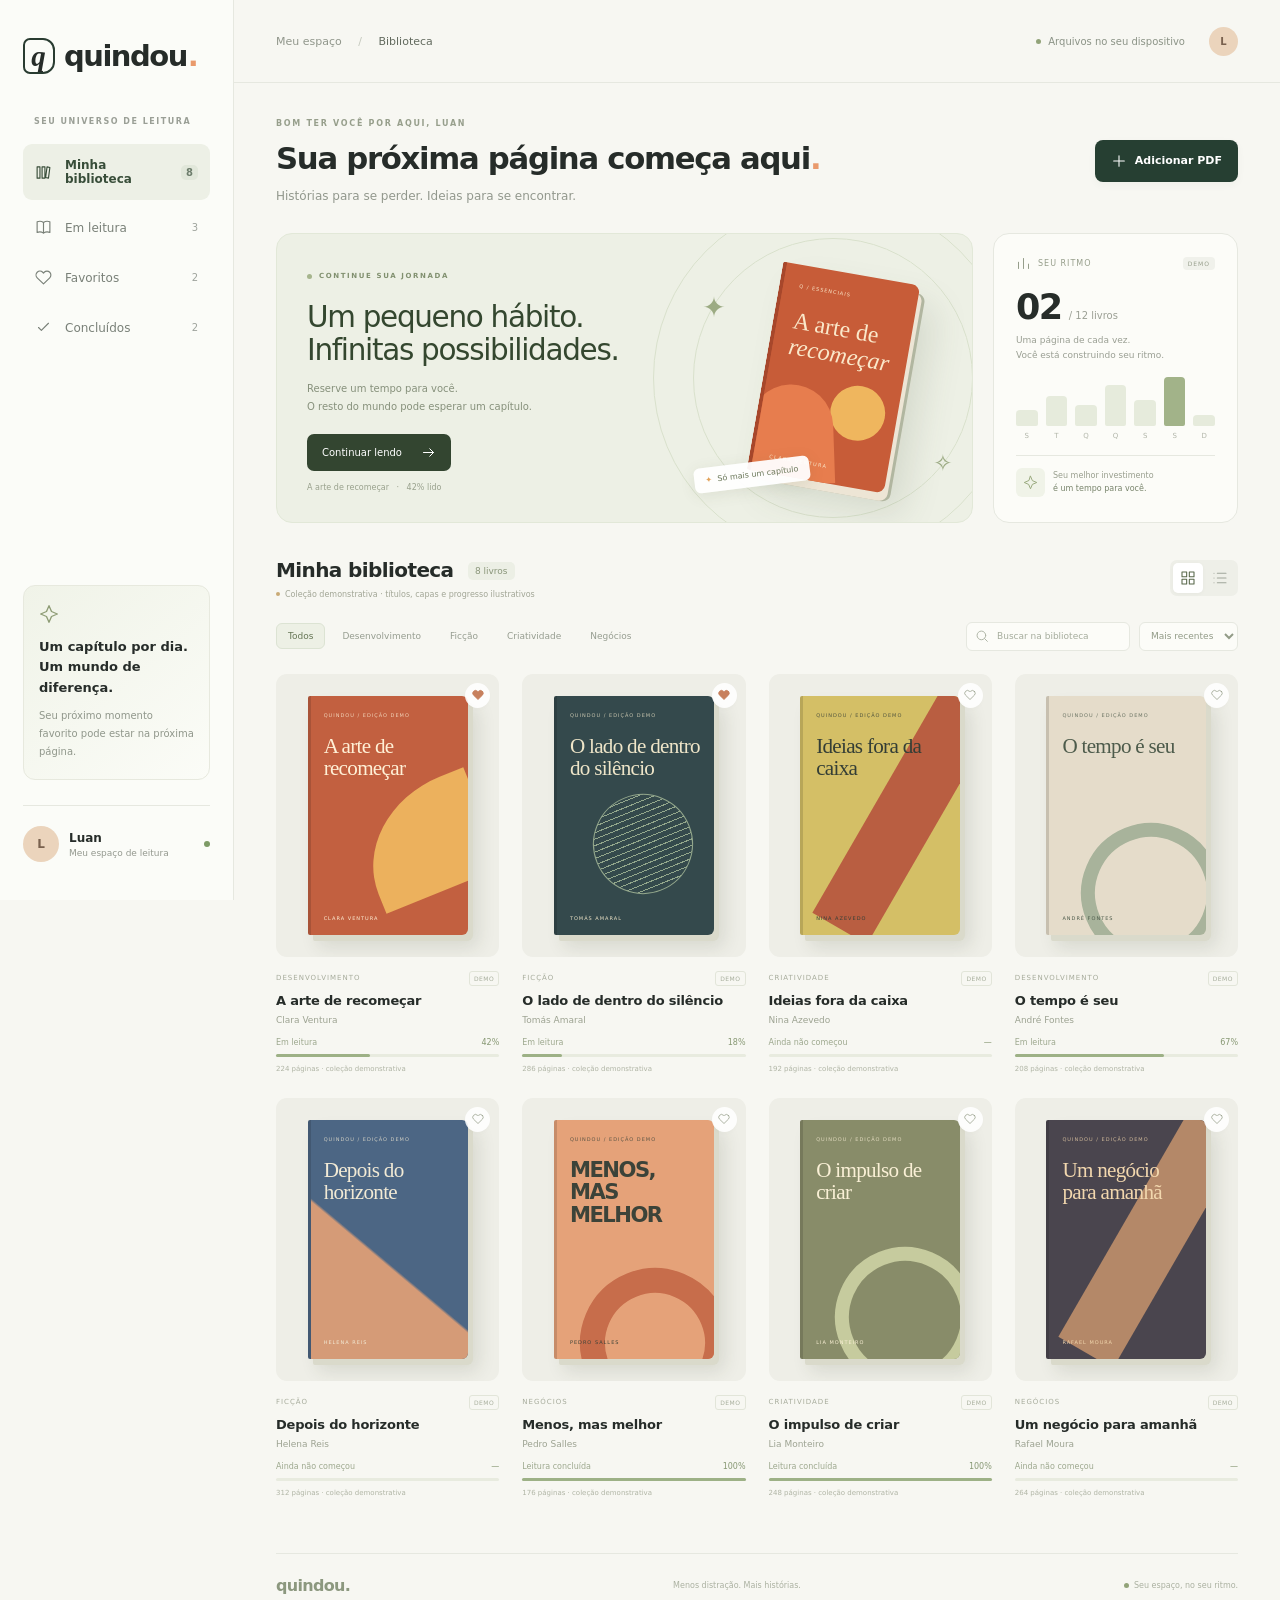
<file: index.html>
<!doctype html>
<html lang="pt-BR">
<head>
<meta charset="utf-8"><meta name="viewport" content="width=device-width,initial-scale=1"><meta name="theme-color" content="#f7f7f2"><meta name="description" content="Quindou — sua biblioteca, seu próximo universo.">
<link rel="manifest" href="./manifest.webmanifest"><link rel="icon" href="./icons/icon-192.png"><link rel="apple-touch-icon" href="./icons/icon-192.png"><link rel="stylesheet" href="./styles.css?v=2"><title>Quindou — Minha biblioteca</title>
</head>
<body>
<aside class="sidebar">
<a class="brand" href="./" aria-label="Quindou, início"><span class="brand-icon">q</span> quindou<span class="brand-dot">.</span></a>
<p class="sidebar-label">SEU UNIVERSO DE LEITURA</p>
<nav aria-label="Biblioteca"><button class="nav-item active" data-view="all"><span data-icon="library"></span>Minha biblioteca <small id="nav-count">8</small></button><button class="nav-item" data-view="reading"><span data-icon="book"></span>Em leitura <small>3</small></button><button class="nav-item" data-view="favorites"><span data-icon="heart"></span>Favoritos <small id="fav-count">2</small></button><button class="nav-item" data-view="finished"><span data-icon="check"></span>Concluídos <small>2</small></button></nav>
<div class="sidebar-bottom"><div class="little-note"><span data-icon="spark"></span><h3>Um capítulo por dia.<br>Um mundo de diferença.</h3><p>Seu próximo momento favorito pode estar na próxima página.</p></div><button id="install" class="install" hidden><span data-icon="download"></span>Instalar Quindou</button><div class="profile"><span class="avatar">L</span><div><strong>Luan</strong><small>Meu espaço de leitura</small></div><span class="profile-dot"></span></div></div>
</aside>
<div class="workspace"><header class="topbar"><span class="breadcrumb">Meu espaço <span>/</span> <strong>Biblioteca</strong></span><div class="top-tools"><span class="local-badge"><i></i> Arquivos no seu dispositivo</span><span class="avatar mini">L</span></div></header>
<main>
<div class="page-heading"><div><div class="eyebrow">BOM TER VOCÊ POR AQUI, LUAN</div><h1>Sua próxima página começa aqui<span>.</span></h1><p>Histórias para se perder. Ideias para se encontrar.</p></div><label class="primary upload-button" for="pdf-file"><span data-icon="plus"></span>Adicionar PDF</label><input id="pdf-file" type="file" accept="application/pdf,.pdf" class="sr-only"></div>
<section class="feature-row" aria-label="Destaque de leitura"><div class="hero"><div class="hero-copy"><span class="tag"><span class="tiny-dot"></span> CONTINUE SUA JORNADA</span><h2>Um pequeno hábito.<br>Infinitas possibilidades.</h2><p>Reserve um tempo para você.<br>O resto do mundo pode esperar um capítulo.</p><button class="dark-button" id="continue">Continuar lendo <span data-icon="arrow"></span></button><span class="hero-progress">A arte de recomeçar <b>·</b> 42% lido</span></div><div class="hero-art" aria-hidden="true"><div class="orbit orbit-one"></div><div class="orbit orbit-two"></div><span class="star star-one">✦</span><span class="star star-two">✧</span><div class="hero-book"><div class="cover-mark">Q / ESSENCIAIS</div><div class="hero-book-title">A arte de<br><em>recomeçar</em></div><div class="cover-sun"></div><div class="cover-arch"></div><small>CLARA VENTURA</small></div><div class="floating-label"><span>✦</span> Só mais um capítulo</div></div></div>
<div class="reading-card"><div class="stat-head"><span data-icon="chart"></span><span>SEU RITMO</span><span class="demo-pill">DEMO</span></div><div class="reading-number">02<span>/ 12 livros</span></div><p>Uma página de cada vez.<br>Você está construindo seu ritmo.</p><div class="month-chart" aria-label="Atividade ilustrativa da semana"><div style="--h:34%"><span>S</span></div><div style="--h:62%"><span>T</span></div><div style="--h:44%"><span>Q</span></div><div style="--h:85%"><span>Q</span></div><div style="--h:53%"><span>S</span></div><div class="current" style="--h:100%"><span>S</span></div><div style="--h:24%"><span>D</span></div></div><div class="stat-footer"><span class="stat-bubble" data-icon="spark"></span><span>Seu melhor investimento<br><strong>é um tempo para você.</strong></span></div></div></section>
<section class="library" aria-labelledby="library-title"><div class="section-heading"><div><h2 id="library-title">Minha biblioteca <span id="book-count">8 livros</span></h2><p class="demo-note"><span></span>Coleção demonstrativa · títulos, capas e progresso ilustrativos</p></div><div class="display-controls"><button id="grid-view" class="selected icon-button" aria-label="Exibir em grade" aria-pressed="true"><span data-icon="grid"></span></button><button id="list-view" class="icon-button" aria-label="Exibir em lista" aria-pressed="false"><span data-icon="list"></span></button></div></div>
<div class="library-tools"><div class="filters" aria-label="Filtrar livros"><button class="filter active" data-filter="all">Todos</button><button class="filter" data-filter="Desenvolvimento">Desenvolvimento</button><button class="filter" data-filter="Ficção">Ficção</button><button class="filter" data-filter="Criatividade">Criatividade</button><button class="filter" data-filter="Negócios">Negócios</button></div><div class="search-sort"><label class="search"><span data-icon="search"></span><input id="search" type="search" placeholder="Buscar na biblioteca" aria-label="Buscar na biblioteca"></label><select id="sort" aria-label="Ordenar biblioteca"><option value="recent">Mais recentes</option><option value="title">Título A–Z</option><option value="progress">Progresso</option></select></div></div>
<div id="books" class="books"></div><p id="empty" class="empty" hidden>Nenhum livro por aqui. Experimente outra busca ou adicione um PDF.</p></section>
<p id="status" role="status" aria-live="polite"></p><footer><span class="footer-brand">quindou.</span><span>Menos distração. Mais histórias.</span><span class="footer-local"><i></i> Seu espaço, no seu ritmo.</span></footer>
</main></div>
<dialog id="book-dialog"><form method="dialog"><button class="dialog-close icon-button" aria-label="Fechar detalhes"><span data-icon="close"></span></button></form><div id="dialog-content"></div></dialog>
<dialog id="reader"><div class="reader-bar"><h2 id="filename"></h2><button id="close" class="icon-button" aria-label="Fechar PDF"><span data-icon="close"></span></button></div><p class="reader-note">Prévia pelo navegador. <a id="open-pdf" target="_blank" rel="noopener">Abrir PDF em outra aba ↗</a></p><iframe id="pdf-preview" title="Prévia do PDF"></iframe></dialog>
<script type="module" src="./app.js?v=2"></script></body></html>
</file>
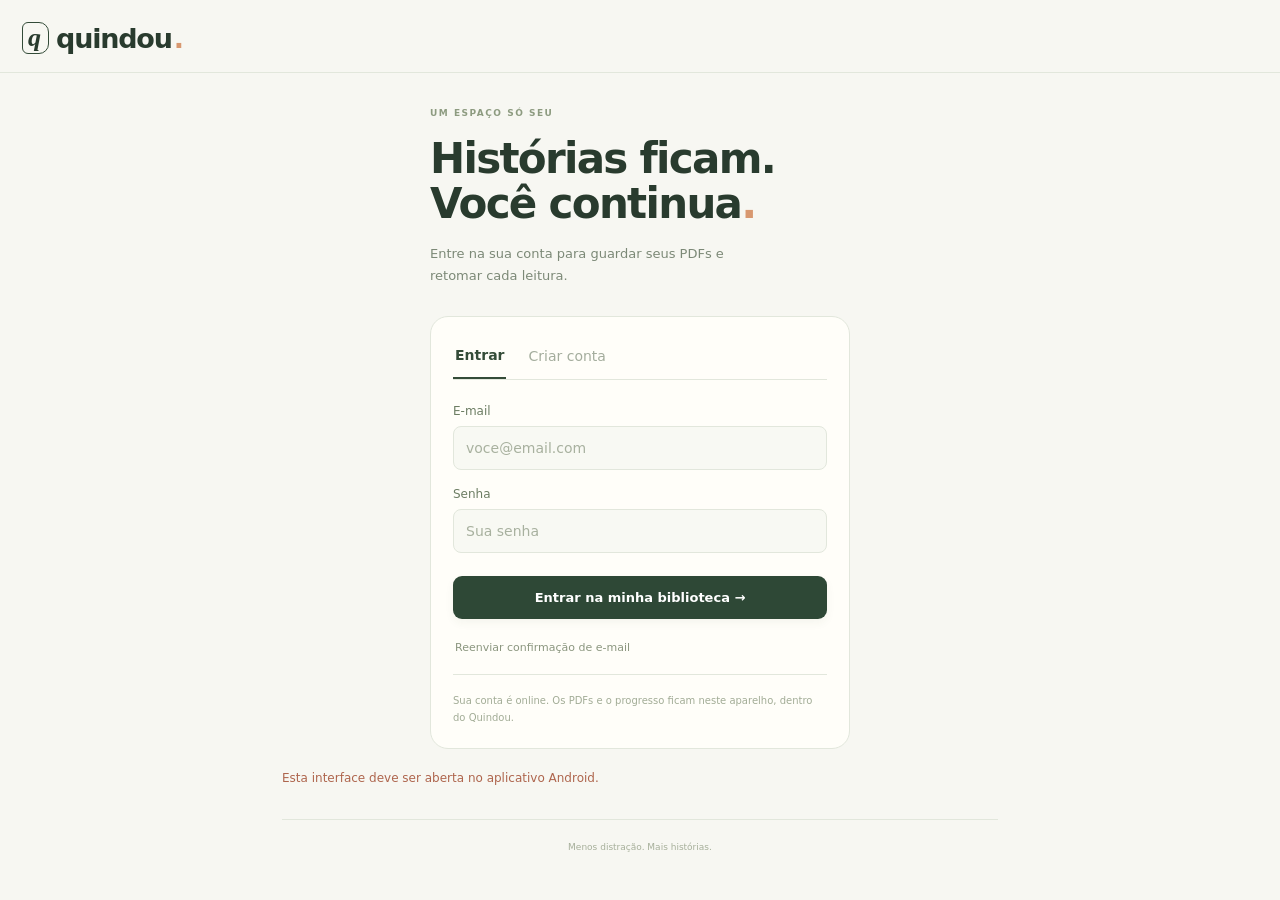
<file: android/ui/index.html>
<!doctype html><html lang="pt-BR"><head><meta charset="utf-8"><meta name="viewport" content="width=device-width,initial-scale=1"><meta name="theme-color" content="#f7f7f2"><meta http-equiv="Content-Security-Policy" content="default-src 'self'; script-src 'self'; style-src 'self'; img-src 'self'; connect-src 'none'; frame-src 'none'; object-src 'none'; base-uri 'none'"><link rel="stylesheet" href="./mobile.css"><title>Quindou</title></head><body>
<header><a class="brand" href="index.html"><b>q</b> quindou<span>.</span></a><button id="logout" class="text-button" hidden>Sair</button></header>
<main><section id="auth-screen"><div class="intro"><span class="eyebrow">UM ESPAÇO SÓ SEU</span><h1>Histórias ficam.<br>Você continua<span>.</span></h1><p>Entre na sua conta para guardar seus PDFs e retomar cada leitura.</p></div><div class="auth-card"><div class="tabs"><button id="tab-login" class="selected">Entrar</button><button id="tab-signup">Criar conta</button></div><form id="auth-form"><label id="name-label" hidden>Seu nome<input id="name" autocomplete="name" maxlength="60"></label><label>E-mail<input id="email" type="email" autocomplete="username" required maxlength="254" placeholder="voce@email.com"></label><label>Senha<input id="password" type="password" autocomplete="current-password" required placeholder="Sua senha"></label><label id="confirm-label" hidden>Repita sua senha<input id="confirm" type="password" autocomplete="new-password"></label><button class="primary full" id="auth-submit" type="submit">Entrar na minha biblioteca →</button></form><button id="resend" class="text-button">Reenviar confirmação de e-mail</button><p class="privacy">Sua conta é online. Os PDFs e o progresso ficam neste aparelho, dentro do Quindou.</p></div></section>
<section id="library-screen" hidden><div class="welcome"><span class="eyebrow" id="greeting"></span><h1>Meu universo<br>de leitura<span>.</span></h1><p>Seus livros. Seu tempo. Seu próximo capítulo.</p><button id="import" class="primary">＋ Importar PDF</button></div><div class="stats"><div><strong id="total">0</strong><span>livros salvos</span></div><div><strong id="completed">0</strong><span>concluídos</span></div><div><strong id="minutes">0</strong><span>min de leitura</span></div></div>
<button id="continue" class="continue-card" hidden><span class="eyebrow">CONTINUAR DE ONDE PAREI</span><strong id="continue-title"></strong><span id="continue-page"></span><span class="continue-arrow">↗</span></button>
<div class="section-title"><h2>Minha biblioteca</h2><select id="sort" aria-label="Ordenar livros"><option value="recent">Recentes</option><option value="title">Título A–Z</option><option value="progress">Progresso</option></select></div><input class="search" id="search" type="search" placeholder="⌕  Buscar nos meus livros" aria-label="Buscar nos meus livros"><div class="filters" aria-label="Filtrar biblioteca"><button class="selected" data-filter="all">Todos</button><button data-filter="reading">Em leitura</button><button data-filter="favorites">Favoritos</button><button data-filter="finished">Concluídos</button></div>
<div class="empty" id="empty"><div class="empty-icon">＋</div><h3>Sua biblioteca começa com você.</h3><p>Importe seu primeiro PDF.<br>Ele ficará guardado aqui para a próxima leitura.</p></div><div class="books" id="books"></div><p class="storage-note">PDFs guardados neste celular. Sair da conta não apaga seus livros. Desinstalar o app ou limpar seus dados remove os arquivos locais.</p></section>
<p id="status" role="status" aria-live="polite">Carregando sua biblioteca…</p><footer>Menos distração. Mais histórias.</footer></main><script src="./mobile.js"></script></body></html>
</file>
<file: styles.css>
:root{font-family:Inter,ui-sans-serif,system-ui,-apple-system,sans-serif;color:#262c29;background:#f7f7f2;font-synthesis:none;--orange:#e99a6c;--muted:#89908a;--line:#e6e8e0}*{box-sizing:border-box}body{margin:0}button,input,select{font:inherit}button,a,label,input,select{-webkit-tap-highlight-color:transparent}button{cursor:pointer}button{color:inherit}button:focus-visible,a:focus-visible,select:focus-visible,input:focus-visible,.upload-button:has(+input:focus-visible){outline:3px solid #b77750;outline-offset:4px}button svg,.search svg{pointer-events:none}svg{width:20px;height:20px;display:block}a{color:inherit}.sidebar{position:fixed;width:234px;top:0;bottom:0;left:0;background:#fbfcf8;border-right:1px solid var(--line);padding:38px 23px;display:flex;flex-direction:column;z-index:10}.brand{display:flex;align-items:center;gap:9px;font-size:29px;font-weight:760;letter-spacing:-1.5px;text-decoration:none}.brand-icon{display:grid;place-items:center;width:32px;height:36px;border:2px solid #293c31;border-radius:7px 12px 12px 7px;font:italic bold 29px Georgia;letter-spacing:-3px;padding-right:4px}.brand-dot{color:var(--orange);margin-left:-8px}.sidebar-label{font-size:8px;letter-spacing:1.5px;color:#9a9f96;margin:43px 11px 18px;font-weight:700}.nav-item{display:flex;align-items:center;gap:13px;border:0;background:none;width:100%;font-size:12px;color:#798078;padding:14px 12px;margin-bottom:5px;border-radius:9px;text-align:left}.nav-item svg{width:17px;height:17px}.nav-item small{margin-left:auto;font-size:10px;opacity:.7}.nav-item.active{background:#edf0e6;color:#384d39;font-weight:650}.nav-item.active small{background:#dce4d5;border-radius:5px;padding:2px 5px}.sidebar-bottom{margin-top:auto}.little-note{border:1px solid #e7e9de;border-radius:12px;padding:18px 15px;background:linear-gradient(140deg,#f0f3e8,#fbfcf7)}.little-note>span{color:#8e9c75}.little-note h3{font-size:13px;font-weight:600;line-height:1.6;margin:13px 0 8px}.little-note p{font-size:10px;line-height:1.8;color:#90978b;margin:0}.profile{display:flex;gap:10px;align-items:center;margin-top:25px;padding:20px 0 0;border-top:1px solid var(--line)}.avatar{display:grid;place-items:center;background:#ebd4bc;color:#79614e;width:36px;height:36px;border-radius:50%;font-size:12px;font-weight:700}.profile strong{font-size:12px;display:block}.profile small{font-size:9px;color:#94998f;display:block;margin-top:3px}.profile-dot{margin-left:auto;background:#7d9b66;width:6px;height:6px;border-radius:50%}.install{width:100%;border:1px solid var(--line);border-radius:8px;background:white;padding:10px;font-size:11px;display:flex;align-items:center;gap:10px;margin-top:10px}.workspace{margin-left:234px}.topbar{height:83px;border-bottom:1px solid var(--line);display:flex;justify-content:space-between;align-items:center;padding:0 42px}.breadcrumb{font-size:11px;color:#90968b}.breadcrumb span{padding:0 13px;color:#c5c9be}.breadcrumb strong{font-weight:500;color:#626a5e}.top-tools{display:flex;align-items:center;gap:24px}.local-badge{font-size:10px;color:#8b9386;display:flex;align-items:center;gap:7px}.local-badge i,.footer-local i{width:5px;height:5px;border-radius:50%;background:#92a379}.mini{width:29px;height:29px;font-size:10px}main{max-width:1520px;margin:auto;padding:36px 42px 0}.page-heading{display:flex;align-items:center;justify-content:space-between;gap:20px}.eyebrow{font-size:8px;letter-spacing:1.7px;color:#979f8c;font-weight:650;margin-bottom:12px}h1{font-size:clamp(24px,2.4vw,36px);letter-spacing:-1.3px;font-weight:620;margin:0;line-height:1.2}h1>span{color:var(--orange)}.page-heading p{font-size:12px;color:#92988d;margin:12px 0 0}.primary{border:0;background:#263f32;color:#fff;border-radius:8px;padding:13px 16px;font-size:11px;font-weight:550;display:flex;align-items:center;gap:8px;cursor:pointer;white-space:nowrap;box-shadow:0 3px 8px #2945300a}.primary svg{width:16px;height:16px}.sr-only{position:absolute;width:1px;height:1px;overflow:hidden;clip:rect(0,0,0,0);white-space:nowrap}.feature-row{display:grid;grid-template-columns:minmax(0,1fr) 245px;gap:20px;margin:30px 0 35px}.hero{position:relative;overflow:hidden;background:#edf0e5;border:1px solid #e2e8d8;border-radius:16px;min-height:286px;display:flex}.hero-copy{z-index:2;padding:30px;position:relative;width:65%}.tag{display:inline-flex;align-items:center;gap:7px;color:#81906f;font-size:7px;letter-spacing:1.6px;font-weight:600}.tiny-dot{height:5px;width:5px;border-radius:50%;background:#a6b58d}.hero h2{font-size:clamp(22px,2.3vw,34px);font-weight:500;line-height:1.14;letter-spacing:-1.3px;margin:18px 0 12px;color:#34472f}.hero-copy>p{font-size:10px;color:#86907b;line-height:1.8}.dark-button{border:0;border-radius:7px;background:#334530;color:#fff;padding:11px 15px;display:flex;gap:19px;align-items:center;font-size:10px;margin-top:18px}.dark-button svg{width:15px;height:15px}.hero-progress{display:block;font-size:8px;color:#99a18d;margin-top:12px}.hero-progress b{margin:0 5px;font-weight:400}.hero-art{position:absolute;right:0;width:40%;height:100%;display:flex;justify-content:center;align-items:center}.hero-book{position:relative;width:139px;height:211px;background:#c75c38;border-radius:2px 8px 8px 2px;box-shadow:4px 8px 0 #ede5d5,7px 8px 0 #b1b6a0,20px 20px 35px #4f583e25;transform:rotate(10deg);padding:18px 16px;color:#fae8ca;border-left:4px solid #a7472b;overflow:hidden;z-index:1}.cover-mark{font-size:5px;letter-spacing:1px}.hero-book-title{font-family:Georgia,serif;font-size:24px;line-height:1.1;margin-top:19px;position:relative;z-index:2}.hero-book-title em{font-weight:normal}.hero-book small{position:absolute;bottom:14px;font-size:5px;letter-spacing:1.3px;z-index:2}.cover-sun{position:absolute;width:55px;height:55px;right:12px;bottom:47px;background:#efb65e;border-radius:50%}.cover-arch{position:absolute;width:84px;height:100px;left:-8px;bottom:-8px;background:#e77d4e;border-radius:60px 60px 0 0;transform:rotate(-12deg)}.orbit{border:1px solid #d9e1cc;border-radius:50%;position:absolute;width:280px;height:280px}.orbit-two{width:360px;height:360px}.star{position:absolute;color:#9cab83}.star-one{left:3%;top:20%;font-size:28px}.star-two{right:7%;bottom:16%;font-size:23px}.floating-label{position:absolute;z-index:3;bottom:35px;left:0;transform:rotate(-7deg);padding:8px 11px;background:#fffffff0;box-shadow:0 3px 15px #4a54341a;border-radius:6px;font-size:8px;color:#6b785a}.floating-label span{color:#e2a259;margin-right:3px}.reading-card{padding:22px;background:#fcfcf8;border:1px solid var(--line);border-radius:16px}.stat-head{display:flex;align-items:center;gap:7px;color:#969e8b;font-size:8px;letter-spacing:1px}.stat-head svg{width:15px;height:15px}.demo-pill{font-size:6px;padding:3px 5px;background:#f0f1eb;border-radius:4px;margin-left:auto}.reading-number{font-size:35px;letter-spacing:-1.5px;font-weight:550;margin-top:16px}.reading-number>span{font-size:10px;color:#9b9f94;letter-spacing:0;font-weight:400;margin-left:7px}.reading-card>p{font-size:9px;line-height:1.7;color:#9a9f93;margin:6px 0 14px}.month-chart{display:flex;gap:8px;align-items:end;height:65px;padding-bottom:16px}.month-chart>div{height:var(--h);background:#e6ebdc;flex:1;position:relative;border-radius:4px 4px 2px 2px;max-height:50px}.month-chart .current{background:#a2b389}.month-chart span{position:absolute;bottom:-14px;left:0;right:0;text-align:center;font-size:7px;color:#b1b5a9}.stat-footer{border-top:1px solid var(--line);padding-top:12px;display:flex;gap:8px;align-items:center;margin-top:13px;font-size:8px;line-height:1.6;color:#999f8e}.stat-footer strong{font-weight:500;color:#78846b}.stat-bubble{padding:7px;background:#f0f3e8;border-radius:6px}.stat-bubble svg{width:15px;height:15px;color:#9bab80}.section-heading{display:flex;align-items:center;justify-content:space-between}.section-heading h2{font-size:20px;font-weight:600;letter-spacing:-.6px;margin:0}.section-heading h2 span{display:inline-block;background:#ecefe5;color:#8a967a;font-size:9px;letter-spacing:0;border-radius:5px;vertical-align:middle;padding:4px 7px;margin-left:8px;font-weight:500}.demo-note{font-size:8px;display:flex;align-items:center;gap:5px;color:#a2a696;margin:8px 0 0}.demo-note>span{width:4px;height:4px;border-radius:50%;background:#c9aa76}.display-controls{display:flex;gap:2px;padding:3px;background:#eeefe8;border-radius:7px}.icon-button{border:0;background:none;border-radius:5px;display:grid;place-items:center;padding:7px;color:#a0a69a}.icon-button svg{width:16px;height:16px}.icon-button.selected{background:#fff;color:#59684b;box-shadow:0 1px 4px #00000009}.library-tools{display:flex;justify-content:space-between;align-items:center;gap:15px;margin:23px 0}.filters{display:flex;gap:5px;flex-wrap:wrap}.filter{border:1px solid transparent;background:none;padding:7px 11px;border-radius:6px;color:#969d90;font-size:9px;white-space:nowrap}.filter.active{border-color:#dce3d3;background:#edf0e5;color:#657554}.search-sort{display:flex;gap:9px}.search{display:flex;gap:6px;align-items:center;border:1px solid var(--line);border-radius:6px;background:#fcfcf8;padding:7px 9px;color:#a5ac9c}.search svg{width:13px;height:13px}.search input{border:0;background:none;outline:none;min-width:0;width:125px;font-size:9px;color:#5c6853}.search input::placeholder{color:#a5ac9c}select{background:#fcfcf8;border:1px solid var(--line);color:#929b87;border-radius:6px;font-size:9px;padding:7px}.books{display:grid;grid-template-columns:repeat(4,minmax(0,1fr));gap:25px 23px}.book-card{position:relative;min-width:0}.cover-button{padding:0;border:0;background:none;width:100%;text-align:left;display:block}.cover-stage{background:#eeeee7;border-radius:11px;padding:22px 30px;display:flex;justify-content:center;align-items:center;overflow:hidden;transition:background .25s,transform .25s}.book-card:hover .cover-stage{background:#e8eade;transform:translateY(-3px)}.book-cover{position:relative;aspect-ratio:0.67;width:100%;max-width:160px;padding:16px 13px 14px;background:var(--cover-bg);color:var(--cover-fg);border-radius:2px 6px 6px 2px;box-shadow:5px 6px 0 #dadacb,10px 12px 18px #3036211f;overflow:hidden;border-left:3px solid #0002;display:flex;flex-direction:column;isolation:isolate}.edition{font-size:5px;letter-spacing:1px;position:relative;z-index:2;opacity:.8}.cover-title{font:clamp(16px,1.65vw,25px)/1.06 Georgia,serif;letter-spacing:-.7px;margin-top:17px;position:relative;z-index:2;overflow-wrap:anywhere}.cover-author{font-size:5px;letter-spacing:1px;margin-top:auto;position:relative;z-index:2}.cover-shape{position:absolute;z-index:-1;bottom:17%;width:80%;height:45%;left:33%;background:var(--accent);border-radius:80% 0 0 0;transform:rotate(-22deg)}.cover-style-1 .cover-shape{border-radius:50%;width:100px;height:100px;left:23%;bottom:17%;background:repeating-linear-gradient(0deg,transparent 0px,transparent 5px,var(--accent) 5px,var(--accent) 6px);border:1px solid var(--accent)}.cover-style-2 .cover-shape{height:115%;width:40%;border-radius:0;transform:rotate(30deg);left:47%;top:-10%}.cover-style-3 .cover-shape{border:14px solid var(--accent);background:transparent;border-radius:50%;width:140px;height:140px;left:20%;bottom:-12%}.cover-style-4 .cover-shape{background:linear-gradient(40deg,var(--accent) 49%,transparent 50%);height:80%;width:120%;left:-10%;bottom:0;border-radius:0;transform:none}.cover-style-5 .cover-title{font-family:system-ui,sans-serif;font-weight:800;text-transform:uppercase;font-size:clamp(17px,1.65vw,26px);letter-spacing:-1.5px}.cover-style-5 .cover-shape{width:150px;height:150px;left:15%;bottom:-25%;border-radius:50%;background:transparent;border:25px solid var(--accent)}.favorite{position:absolute;top:9px;right:9px;border:0;background:#ffffffdf;border-radius:50%;width:25px;height:25px;display:grid;place-items:center;color:#9ba38f;z-index:3;box-shadow:0 2px 4px #00000004}.favorite svg{width:12px;height:12px}.favorite[aria-pressed=true]{color:#c7805d}.favorite[aria-pressed=true] svg{fill:#c7805d}.category-line{display:flex;align-items:center;justify-content:space-between;font-size:7px;letter-spacing:1px;text-transform:uppercase;color:#a6ab9b;margin:14px 0 6px}.category-line .pdf-tag{font-size:6px;letter-spacing:.5px;padding:3px 4px;border:1px solid #e2e5d9;border-radius:3px;color:#a6ad9b}.book-title{font-size:13px;font-weight:600;margin:0;line-height:1.4;letter-spacing:-.2px}.book-author{font-size:9px;color:#9da392;margin:5px 0 13px}.progress-label{display:flex;justify-content:space-between;font-size:8px;color:#9da88e}.progress-label strong{color:#869772;font-weight:500}.progress-track{height:3px;background:#e8ebdf;border-radius:3px;margin-top:7px}.progress-track>div{background:#9db186;height:100%;border-radius:3px}.book-meta{font-size:7px;color:#b0b5a5;margin-top:8px}.books.list-layout{grid-template-columns:1fr 1fr}.list-layout .book-card{display:grid;grid-template-columns:95px 1fr;gap:16px;border-bottom:1px solid var(--line);padding-bottom:15px}.list-layout .cover-stage{padding:10px 15px}.list-layout .cover-title{font-size:12px}.list-layout .cover-author,.list-layout .edition{font-size:3px}.list-layout .cover-shape{width:55px;height:55px}.list-layout .favorite{left:67px;right:auto;top:4px}.list-layout .category-line{margin-top:4px}.empty{padding:50px;text-align:center;font-size:13px;color:#8a967e}#status{font-size:11px;color:#879279;min-height:20px;margin:18px 0}footer{border-top:1px solid var(--line);padding:22px 0;display:flex;align-items:center;justify-content:space-between;color:#abb1a1;font-size:8px}.footer-brand{font-size:16px;font-weight:700;color:#8c987f;letter-spacing:-.7px}.footer-local{display:flex;align-items:center;gap:5px}dialog{border:1px solid #dce3d3;border-radius:18px;background:#fcfcf8;color:#34432d;max-width:600px;width:calc(100% - 32px);padding:30px;box-shadow:0 30px 120px #15251130}dialog::backdrop{background:#20302077;backdrop-filter:blur(6px)}.dialog-close{margin-left:auto;background:#edf0e6}.detail-layout{display:grid;grid-template-columns:150px 1fr;gap:28px;align-items:start}.detail-layout h2{font-size:25px;letter-spacing:-1px;margin-top:8px}.detail-layout p{font-size:12px;line-height:1.8;color:#869279}.detail-cover .cover-stage{padding:12px}.detail-cover .cover-title{font-size:20px}.detail-badge{font-size:8px;letter-spacing:1px;color:#ae885f}.excerpt{border-top:1px solid #e3e7d8;padding-top:18px;margin-top:24px}.excerpt h3{font-size:12px}.excerpt p{font:16px/1.9 Georgia,serif;color:#717c64}.excerpt small{font-size:9px;color:#9ca48e}#reader{max-width:1100px;width:calc(100% - 24px);padding:20px}.reader-bar{display:flex;gap:20px;align-items:center;justify-content:space-between}.reader-bar h2{font-size:16px;overflow-wrap:anywhere}.reader-note{font-size:11px;color:#839475}iframe{width:100%;height:70vh;border:1px solid #e3e7d8;border-radius:10px;background:white}[hidden]{display:none!important}@media(min-width:1500px){.books{grid-template-columns:repeat(5,minmax(0,1fr))}}@media(max-width:1200px){.sidebar{width:205px;padding:30px 18px}.workspace{margin-left:205px}.topbar{padding:0 28px}main{padding:28px 28px 0}.feature-row{grid-template-columns:minmax(0,1fr) 210px}.hero-copy{padding:24px}.hero-art{width:38%}.hero-book{width:117px;height:180px}.hero-book-title{font-size:21px}.library-tools{flex-wrap:wrap}.cover-stage{padding:20px 23px}.cover-title{font-size:21px}.book-cover{padding:12px 10px}.floating-label{font-size:7px}.hero h2{font-size:27px}}@media(max-width:950px){.sidebar{width:178px;padding:28px 12px}.workspace{margin-left:178px}.brand{font-size:25px}.nav-item{font-size:10px;padding:13px 10px;gap:9px}.sidebar-label{font-size:6px}.little-note{padding:13px}.little-note h3{font-size:11px}.feature-row{grid-template-columns:1fr}.reading-card{display:none}.hero{min-height:265px}.hero-copy{width:65%}.hero-art{width:38%}.hero-book{width:130px;height:200px}.hero h2{font-size:31px}.books{grid-template-columns:repeat(3,minmax(0,1fr));gap:24px 18px}.cover-title{font-size:22px}.cover-stage{padding:20px 22px}.page-heading{align-items:end}.page-heading h1{font-size:27px}.local-badge{font-size:8px}}@media(max-width:680px){.sidebar{position:static;width:auto;border:0;padding:20px 20px 0;background:#f7f7f2}.brand{font-size:27px}.brand-icon{width:27px;height:30px;font-size:25px}.sidebar-label,.sidebar-bottom{display:none}.sidebar nav{display:flex;margin-top:23px;border-bottom:1px solid var(--line);gap:8px;overflow:auto}.nav-item{width:auto;white-space:nowrap;padding:11px 5px;border-radius:0;margin:0;font-size:10px;gap:6px;flex-shrink:0}.nav-item.active{background:none;border-bottom:2px solid #697b52}.nav-item svg{width:14px;height:14px}.nav-item small{display:none}.workspace{margin-left:0}.topbar{display:none}main{padding:25px 20px 0}.page-heading{display:block;position:relative}.eyebrow{font-size:7px;letter-spacing:1.3px;margin-bottom:10px}.page-heading h1{font-size:28px;max-width:290px;letter-spacing:-1px}.page-heading p{font-size:10px;max-width:250px;line-height:1.6}.upload-button{display:inline-flex;margin-top:17px;padding:10px 12px;font-size:10px}.feature-row{margin:24px 0 28px}.hero{min-height:252px}.hero-copy{padding:23px 18px;width:67%}.hero h2{font-size:25px;letter-spacing:-1px;line-height:1.15}.tag{font-size:6px;letter-spacing:1.1px}.hero-copy>p{font-size:9px;max-width:180px}.dark-button{padding:10px 12px;font-size:9px;gap:10px;margin-top:17px}.hero-progress{font-size:6px}.hero-art{width:35%;right:0}.hero-book{width:102px;height:160px;padding:14px 10px;transform:rotate(13deg);right:-4px}.hero-book-title{font-size:19px;margin-top:14px}.hero-book small{font-size:4px}.cover-mark{font-size:4px}.cover-sun{width:45px;height:45px;right:0;bottom:32px}.cover-arch{width:58px;height:77px}.floating-label{font-size:6px;bottom:34px;left:-13px;white-space:nowrap;padding:7px}.star-one{left:-5px;font-size:20px;top:30px}.star-two{font-size:18px;right:5px;bottom:23px}.orbit{width:180px;height:180px}.orbit-two{width:250px;height:250px}.section-heading h2{font-size:19px}.section-heading h2 span{font-size:8px;margin-left:4px}.demo-note{font-size:6.5px;letter-spacing:0}.library-tools{gap:13px;margin:20px 0}.filters{flex-wrap:nowrap;overflow:auto;width:100%;gap:4px;padding-bottom:3px}.filter{font-size:9px;padding:7px 9px}.search-sort{width:100%}.search{flex:1;padding:10px}.search input{width:100%;font-size:10px}select{font-size:9px;padding:8px}.books{grid-template-columns:repeat(2,minmax(0,1fr));gap:24px 17px}.cover-stage{padding:20px 25px}.cover-title{font-size:clamp(18px,4.7vw,25px)}.book-title{font-size:12px}.book-author{font-size:9px}.category-line{font-size:6px;letter-spacing:.5px}.book-meta{font-size:7px}.books.list-layout{grid-template-columns:1fr}.list-layout .book-card{grid-template-columns:85px 1fr}.list-layout .favorite{left:57px}footer{font-size:7px}.footer-local{display:none}.detail-layout{grid-template-columns:100px 1fr;gap:15px}.detail-cover .cover-title{font-size:17px}.detail-layout h2{font-size:21px}.detail-layout p{font-size:10px}dialog{padding:20px}.excerpt p{font-size:15px}}@media(prefers-reduced-motion:reduce){*{scroll-behavior:auto!important;transition:none!important}}
</file>
<file: android/ui/mobile.css>
:root{font-family:system-ui,-apple-system,sans-serif;color:#293b2e;background:#f7f7f2;--muted:#7c8977;--line:#e2e7dc}*{box-sizing:border-box}body{margin:0}button,input,select{font:inherit}button{cursor:pointer}button:focus-visible,a:focus-visible,input:focus-visible,select:focus-visible{outline:3px solid #cb996e;outline-offset:3px}header{display:flex;align-items:center;justify-content:space-between;padding:22px 22px 18px;border-bottom:1px solid var(--line)}.brand{font-size:27px;font-weight:750;letter-spacing:-1.2px;display:flex;align-items:center;gap:7px;color:inherit;text-decoration:none}.brand b{border:1.5px solid #334b38;border-radius:6px 10px 10px 6px;width:27px;height:32px;display:grid;place-items:center;font:italic bold 26px Georgia;padding-right:3px}.brand span{color:#d89870;margin-left:-5px}main{max-width:760px;margin:auto;padding:28px 22px 0}.eyebrow{font-size:9px;letter-spacing:1.5px;font-weight:650;color:#8d9b80}h1{font-size:36px;letter-spacing:-1.7px;line-height:1.08;font-weight:600;margin:16px 0}h1 span{color:#d89870}.intro>p,.welcome>p{font-size:13px;line-height:1.75;color:var(--muted);max-width:340px}.auth-card{margin-top:28px;padding:22px;background:#fffef9;border:1px solid var(--line);border-radius:18px}.tabs{display:flex;gap:20px;margin-bottom:24px;border-bottom:1px solid var(--line)}.tabs button{padding:8px 2px 14px;background:none;border:0;color:#a4ad9d;font-size:14px}.tabs .selected{color:#344c38;border-bottom:2px solid #344c38;font-weight:650}label{display:block;font-size:12px;color:#6c7d63;margin-bottom:17px}label input{display:block;width:100%;padding:13px 12px;border:1px solid var(--line);background:#f8f9f3;border-radius:8px;font-size:14px;color:#344831;margin-top:8px}input::placeholder{color:#a8b19f}.primary{border:0;background:#2e4836;color:#fff;padding:14px 17px;border-radius:9px;font-size:13px;font-weight:600;box-shadow:0 4px 10px #3245310d}.full{width:100%;margin-top:6px}.text-button{border:0;background:none;color:#8b967f;font-size:11px;padding:10px 2px}#resend{margin-top:12px}.privacy{font-size:10px;line-height:1.7;color:#a2ac96;border-top:1px solid var(--line);padding-top:17px;margin-bottom:0}.welcome .primary{margin-top:8px}.stats{display:flex;justify-content:space-between;border:1px solid var(--line);background:#fbfcf7;border-radius:13px;margin:26px 0;padding:18px 12px}.stats>div{flex:1;text-align:center;border-right:1px solid var(--line)}.stats>div:last-child{border:0}.stats strong{display:block;font-size:23px;font-weight:600;letter-spacing:-.8px}.stats span{display:block;margin-top:6px;color:#9ba68e;font-size:9px}.continue-card{position:relative;display:flex;flex-direction:column;text-align:left;width:100%;gap:11px;background:#eaf0e1;border:1px solid #dce5d1;border-radius:14px;padding:21px 44px 21px 20px;color:inherit;margin-bottom:28px}.continue-card strong{font:23px/1.15 Georgia,serif;overflow-wrap:anywhere}.continue-card>span:not(.eyebrow):not(.continue-arrow){font-size:11px;color:#91a080}.continue-arrow{position:absolute;right:18px;top:50%;font-size:26px;color:#8c9e79}.section-title{display:flex;align-items:center;justify-content:space-between;gap:10px}h2{font-size:21px;letter-spacing:-.7px;font-weight:600}select{border:1px solid var(--line);background:#fcfdf8;color:#91a080;padding:7px 6px;border-radius:6px;font-size:10px}.search{width:100%;border:1px solid var(--line);background:#fcfdf8;border-radius:9px;padding:12px 14px;font-size:12px;color:#67795c}.filters{display:flex;gap:4px;overflow:auto;margin:17px 0 22px}.filters button{border:1px solid transparent;background:none;font-size:10px;padding:8px 10px;color:#939f86;border-radius:7px;white-space:nowrap}.filters .selected{border-color:#dce4d0;background:#eaf0e1;color:#647a50}.empty{border:1px dashed #d8e1ce;border-radius:15px;text-align:center;padding:35px 18px;background:#f0f3e9}.empty-icon{font-size:28px;color:#a5b592}.empty h3{font-size:16px;font-weight:500}.empty p{font-size:12px;color:#9ba88d;line-height:1.8}.books{display:grid;grid-template-columns:repeat(2,minmax(0,1fr));gap:25px 17px}.book{position:relative;min-width:0}.open-book{display:block;border:0;padding:0;background:none;width:100%;text-align:left;color:inherit}.cover{border:1px solid #e5e9de;background:#edf0e7;border-radius:10px;padding:15px;aspect-ratio:.77;display:flex;align-items:center;justify-content:center;overflow:hidden}.cover img{display:block;max-height:100%;max-width:100%;box-shadow:4px 5px 10px #30402524;border-radius:2px;object-fit:contain}.book h3{font-size:13px;font-weight:600;line-height:1.5;margin:12px 0 7px;overflow-wrap:anywhere}.favorite{position:absolute;right:6px;top:6px;display:grid;place-items:center;border:1px solid #e7ebdf;width:27px;height:27px;background:#fffffff0;border-radius:50%;color:#a3af95;font-size:18px}.favorite.selected{color:#cc8961}.book-meta{font-size:9px;color:#9da88e;margin:5px 0}.progress-line{height:3px;background:#e5ebdc;border-radius:4px;overflow:hidden;margin:9px 0}.progress-line progress{display:block;appearance:none;width:100%;height:3px;border:0;background:#e5ebdc}.progress-line progress::-webkit-progress-bar{background:#e5ebdc}.progress-line progress::-webkit-progress-value{background:#91a778}.progress-info{display:flex;justify-content:space-between;font-size:9px;color:#8fa17e;gap:5px}.storage-note{font-size:9px;color:#a6b097;line-height:1.8;margin-top:27px}#status{font-size:12px;color:#7a8c69;line-height:1.6;min-height:20px;margin-top:20px}#status.error{color:#ae654d}footer{border-top:1px solid var(--line);color:#a6af9a;font-size:9px;text-align:center;margin-top:30px;padding:22px 0}[hidden]{display:none!important}button:disabled{opacity:.5;cursor:wait}@media(min-width:650px){.books{grid-template-columns:repeat(3,minmax(0,1fr))}.auth-card,.intro{max-width:420px;margin-left:auto;margin-right:auto}.cover{padding:22px}h1{font-size:42px}}
</file>
